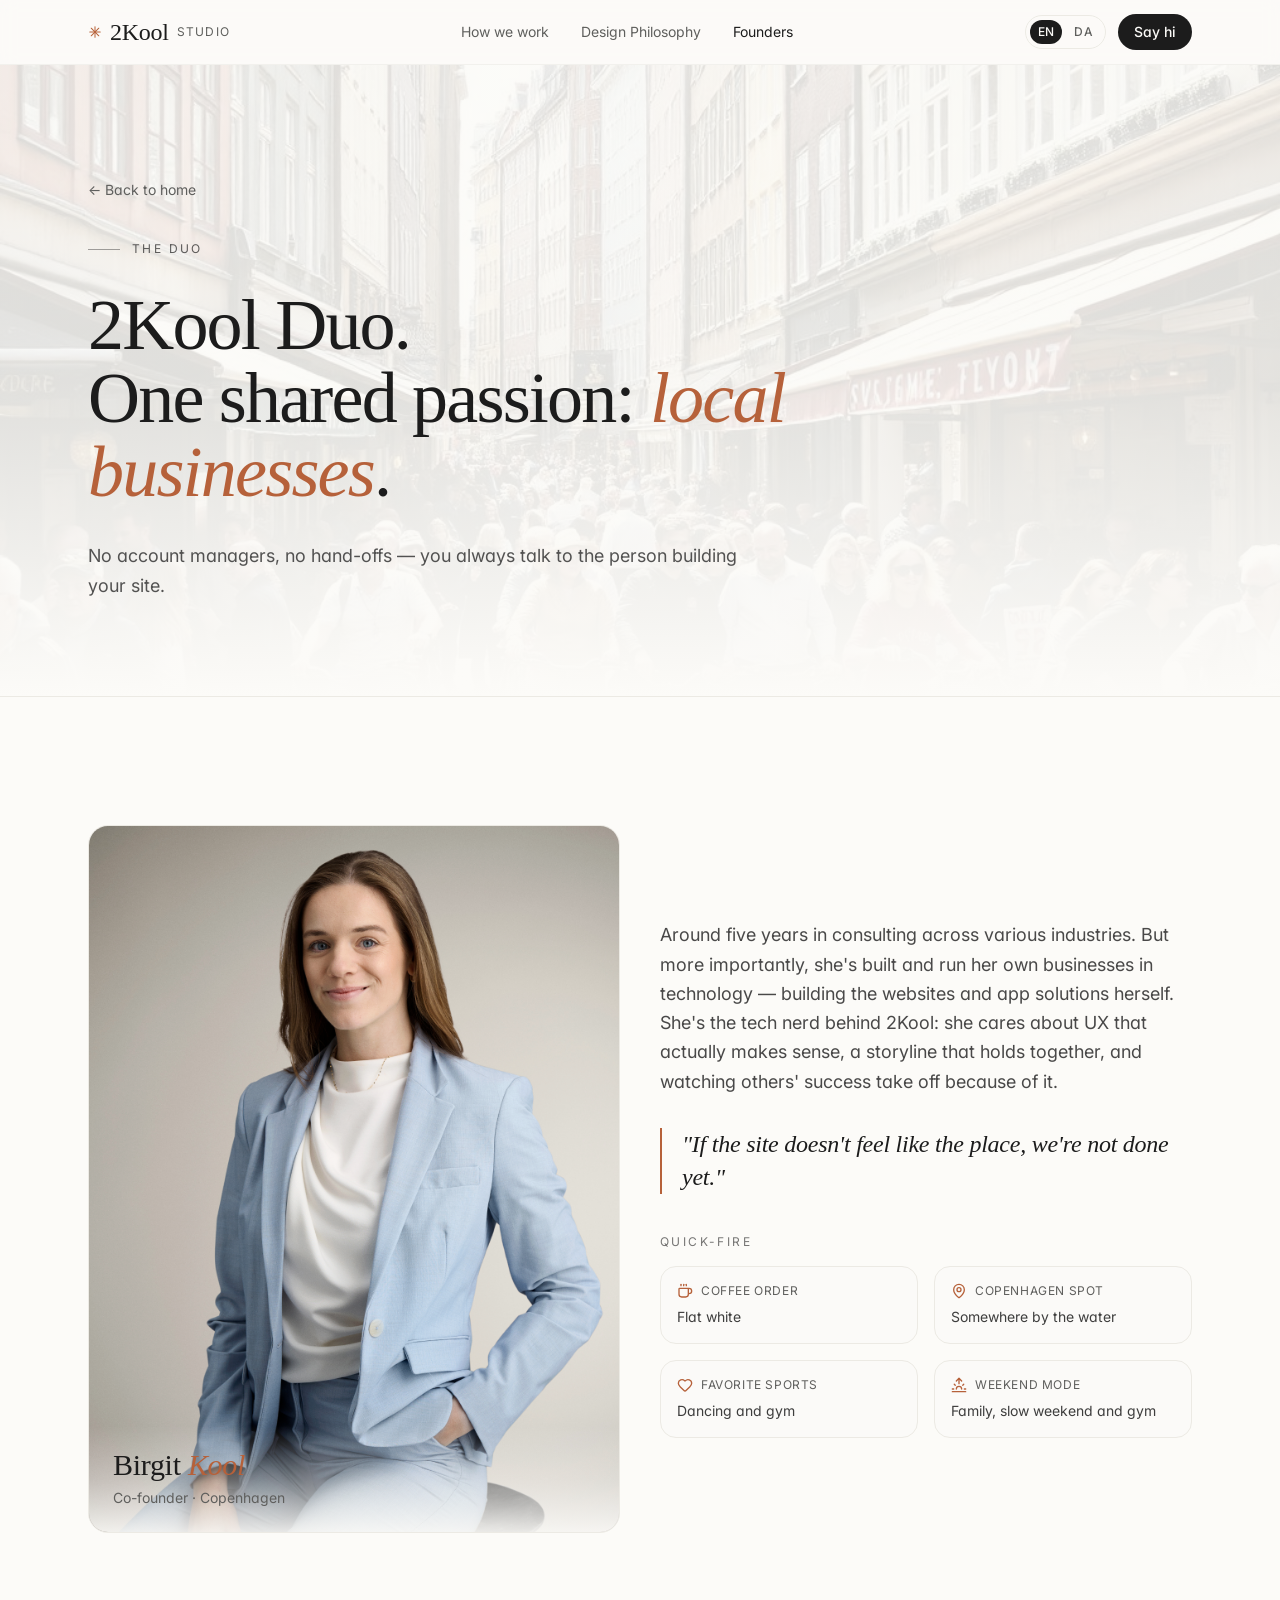
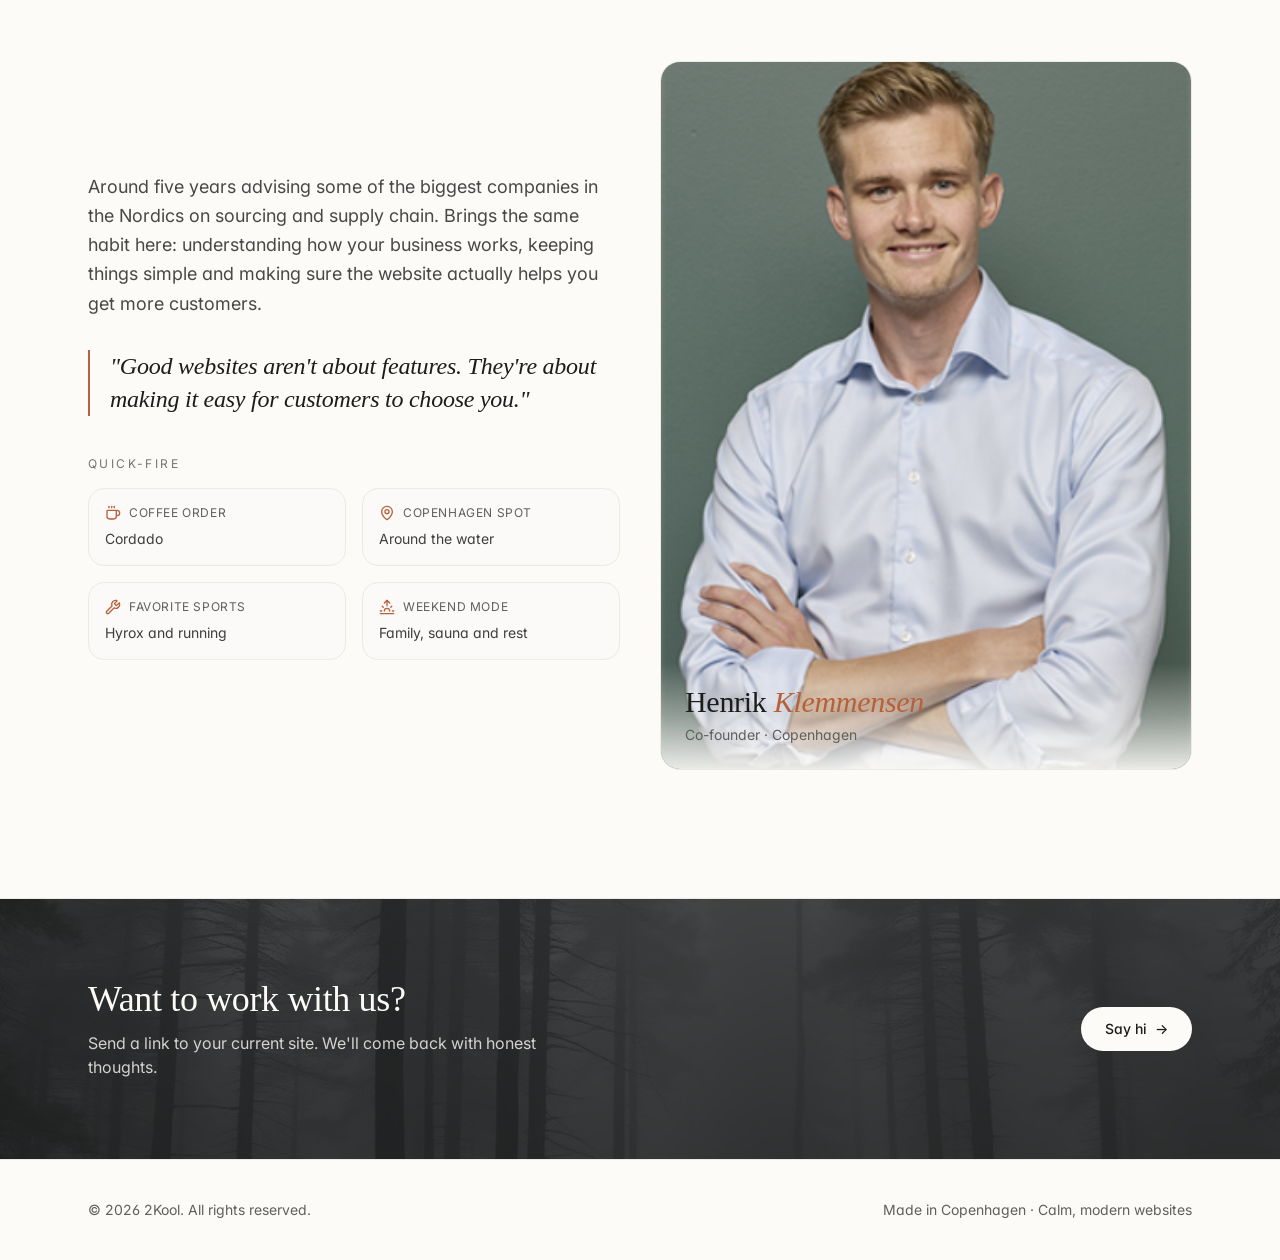
<file: founders.html>
<!DOCTYPE html><html lang="en"><head><meta charSet="utf-8"/><meta name="viewport" content="width=device-width, initial-scale=1"/><link rel="preload" as="image" href="/cafe.jpg"/><link rel="stylesheet" href="/styles-Z68bnA4Q.css" data-precedence="default"/><link rel="stylesheet" href="https://fonts.googleapis.com/css2?family=Instrument+Serif&amp;family=Inter:wght@400;500;600&amp;display=swap" data-precedence="default"/><title>Founders — 2Kool</title><meta name="author" content="2Kool"/><meta name="twitter:title" content="2Kool"/><meta name="twitter:description" content="Nordic Digital Elevate redesigns and rebuilds company websites for the Scandinavian market, enhancing UX and conversions."/><meta property="og:image" content="https://henrikklemme.github.io/og-image.jpg"/><meta name="twitter:image" content="https://henrikklemme.github.io/og-image.jpg"/><meta name="description" content="Meet Birgit Kool and Henrik Klemmensen — the two-person Copenhagen studio behind 2Kool."/><meta property="og:title" content="Founders — 2Kool"/><meta property="og:description" content="Two consultants, one small studio. Meet the duo behind 2Kool."/><meta property="og:type" content="profile"/><meta name="twitter:card" content="summary_large_image"/><link rel="modulepreload" href="/index-C9Y0eF4e.js"/><link rel="modulepreload" href="/founders-P_cgxz2K.js"/><link rel="modulepreload" href="/henrik.png.asset-D8W7lhVY.js"/><link rel="modulepreload" href="/spark-Cwi_rKo3.js"/><link rel="icon" href="/favicon.ico" type="image/x-icon"/><link rel="preconnect" href="https://fonts.googleapis.com"/><link rel="preconnect" href="https://fonts.gstatic.com" crossorigin="anonymous"/><script>
(function(){
  // Fix URL: remove .html suffix so router sees clean path
  var p = window.location.pathname;
  if (p.endsWith('.html')) {
    window.history.replaceState(null, null, '/founders');
  }
  // Also handle redirect from 404.html
  var r = sessionStorage.getItem('redirect');
  if (r) {
    sessionStorage.removeItem('redirect');
    window.history.replaceState(null, null, '/' + r);
  }
})();
</script></head><body><!--$--><div class="min-h-screen bg-background text-foreground"><header class="sticky top-0 z-40 border-b border-border/60 bg-background/80 backdrop-blur"><div class="mx-auto flex h-16 max-w-6xl items-center justify-between px-6"><a href="/" class="flex items-center gap-2"><svg viewBox="0 0 24 24" aria-hidden="true" class="text-[color:var(--color-mark)] h-3.5 w-3.5"><g stroke="currentColor" stroke-width="1.75" stroke-linecap="round" fill="none"><path d="M12 3v18"></path><path d="M3 12h18"></path><path d="M5.5 5.5l13 13"></path><path d="M18.5 5.5l-13 13"></path></g></svg><span class="font-serif text-2xl leading-none">2Kool</span><span class="text-xs tracking-widest text-muted-foreground">STUDIO</span></a><nav class="hidden items-center gap-8 text-sm text-muted-foreground md:flex"><a href="/#process" class="hover:text-foreground">How we work</a><a href="/philosophy" class="hover:text-foreground">Design Philosophy</a><a class="text-foreground active" href="/founders" data-status="active" aria-current="page">Founders</a></nav><div class="flex items-center gap-3"><div class="inline-flex items-center gap-1 rounded-full border border-border p-1 " role="group" aria-label="Language"><button type="button" class="px-2 py-1 rounded-full text-xs font-medium tracking-wide transition bg-primary text-primary-foreground" aria-pressed="true">EN</button><button type="button" class="px-2 py-1 rounded-full text-xs font-medium tracking-wide transition text-muted-foreground hover:text-foreground" aria-pressed="false">DA</button></div><a href="/#contact" class="hidden sm:inline-flex items-center rounded-full bg-primary px-4 py-2 text-sm font-medium text-primary-foreground transition hover:opacity-90">Say hi</a></div></div></header><section class="relative overflow-hidden border-b border-border"><img src="/cafe.jpg" alt="" aria-hidden="true" loading="eager" class="pointer-events-none absolute inset-0 h-full w-full object-cover opacity-55 saturate-[.6]"/><div class="pointer-events-none absolute inset-0 bg-background/55"></div><div class="pointer-events-none absolute inset-0 bg-gradient-to-b from-background/50 via-background/55 to-background"></div><div class="relative mx-auto max-w-6xl px-6 pt-20 pb-20 md:pt-28 md:pb-24"><a href="/" class="inline-flex items-center gap-2 text-sm text-muted-foreground hover:text-foreground">← Back to home</a><div class="mt-10 flex items-center gap-3 text-xs uppercase tracking-[0.2em] text-primary/70"><span class="h-px w-8 bg-primary/40"></span>The duo</div><h1 class="mt-8 max-w-4xl font-serif text-5xl leading-[1.02] tracking-tight text-primary md:text-7xl">2Kool Duo.<br/>One shared passion:<!-- --> <span class="italic text-accent">local businesses</span>.</h1><p class="mt-8 max-w-2xl text-lg leading-relaxed text-foreground/75"><span class="italic text-accent"></span>No account managers, no hand-offs — you always talk to the person building your site.</p></div></section><section class="mx-auto max-w-6xl space-y-28 px-6 py-24 md:space-y-32 md:py-32"><article class="grid gap-10 md:grid-cols-2 md:items-center"><div class="relative overflow-hidden rounded-3xl border border-border bg-card "><div class="aspect-[3/4] w-full"><img src="/birgit-full.jpg" alt="Birgit Kool" loading="lazy" style="object-position:50% 20%" class="h-full w-full object-cover saturate-[.85]"/></div><div class="absolute inset-x-0 bottom-0 flex items-end justify-between gap-4 bg-gradient-to-t from-background/90 via-background/40 to-transparent p-6"><div><h2 class="font-serif text-3xl leading-none text-primary">Birgit<!-- --> <span class="italic text-accent">Kool</span></h2><p class="mt-2 text-sm text-muted-foreground">Co-founder<!-- --> · <!-- -->Copenhagen</p></div></div></div><div class=""><p class="text-lg leading-relaxed text-foreground/80">Around five years in consulting across various industries. But more importantly, she&#x27;s built and run her own businesses in technology — building the websites and app solutions herself. She&#x27;s the tech nerd behind 2Kool: she cares about UX that actually makes sense, a storyline that holds together, and watching others&#x27; success take off because of it.</p><blockquote class="mt-8 border-l-2 border-accent pl-5 font-serif text-2xl italic leading-snug text-primary">&quot;If the site doesn&#x27;t feel like the place, we&#x27;re not done yet.&quot;</blockquote><div class="mt-10"><p class="text-xs uppercase tracking-[0.2em] text-primary/60">Quick-fire</p><dl class="mt-4 grid grid-cols-2 gap-4"><div class="rounded-2xl border border-border bg-background/60 p-4"><dt class="flex items-center gap-2 text-xs uppercase tracking-wider text-muted-foreground"><span class="text-accent"><svg xmlns="http://www.w3.org/2000/svg" width="24" height="24" viewBox="0 0 24 24" fill="none" stroke="currentColor" stroke-width="2" stroke-linecap="round" stroke-linejoin="round" class="lucide lucide-coffee h-4 w-4" aria-hidden="true"><path d="M10 2v2"></path><path d="M14 2v2"></path><path d="M16 8a1 1 0 0 1 1 1v8a4 4 0 0 1-4 4H7a4 4 0 0 1-4-4V9a1 1 0 0 1 1-1h14a4 4 0 1 1 0 8h-1"></path><path d="M6 2v2"></path></svg></span>Coffee order</dt><dd class="mt-2 text-sm text-foreground/85">Flat white</dd></div><div class="rounded-2xl border border-border bg-background/60 p-4"><dt class="flex items-center gap-2 text-xs uppercase tracking-wider text-muted-foreground"><span class="text-accent"><svg xmlns="http://www.w3.org/2000/svg" width="24" height="24" viewBox="0 0 24 24" fill="none" stroke="currentColor" stroke-width="2" stroke-linecap="round" stroke-linejoin="round" class="lucide lucide-map-pin h-4 w-4" aria-hidden="true"><path d="M20 10c0 4.993-5.539 10.193-7.399 11.799a1 1 0 0 1-1.202 0C9.539 20.193 4 14.993 4 10a8 8 0 0 1 16 0"></path><circle cx="12" cy="10" r="3"></circle></svg></span>Copenhagen spot</dt><dd class="mt-2 text-sm text-foreground/85">Somewhere by the water</dd></div><div class="rounded-2xl border border-border bg-background/60 p-4"><dt class="flex items-center gap-2 text-xs uppercase tracking-wider text-muted-foreground"><span class="text-accent"><svg xmlns="http://www.w3.org/2000/svg" width="24" height="24" viewBox="0 0 24 24" fill="none" stroke="currentColor" stroke-width="2" stroke-linecap="round" stroke-linejoin="round" class="lucide lucide-heart h-4 w-4" aria-hidden="true"><path d="M2 9.5a5.5 5.5 0 0 1 9.591-3.676.56.56 0 0 0 .818 0A5.49 5.49 0 0 1 22 9.5c0 2.29-1.5 4-3 5.5l-5.492 5.313a2 2 0 0 1-3 .019L5 15c-1.5-1.5-3-3.2-3-5.5"></path></svg></span>Favorite sports</dt><dd class="mt-2 text-sm text-foreground/85">Dancing and gym</dd></div><div class="rounded-2xl border border-border bg-background/60 p-4"><dt class="flex items-center gap-2 text-xs uppercase tracking-wider text-muted-foreground"><span class="text-accent"><svg xmlns="http://www.w3.org/2000/svg" width="24" height="24" viewBox="0 0 24 24" fill="none" stroke="currentColor" stroke-width="2" stroke-linecap="round" stroke-linejoin="round" class="lucide lucide-sunrise h-4 w-4" aria-hidden="true"><path d="M12 2v8"></path><path d="m4.93 10.93 1.41 1.41"></path><path d="M2 18h2"></path><path d="M20 18h2"></path><path d="m19.07 10.93-1.41 1.41"></path><path d="M22 22H2"></path><path d="m8 6 4-4 4 4"></path><path d="M16 18a4 4 0 0 0-8 0"></path></svg></span>Weekend mode</dt><dd class="mt-2 text-sm text-foreground/85">Family, slow weekend and gym</dd></div></dl></div></div></article><article class="grid gap-10 md:grid-cols-2 md:items-center"><div class="relative overflow-hidden rounded-3xl border border-border bg-card md:order-2"><div class="aspect-[3/4] w-full"><img src="/henrik.png" alt="Henrik Klemmensen" loading="lazy" style="object-position:50% 15%" class="h-full w-full object-cover saturate-[.85]"/></div><div class="absolute inset-x-0 bottom-0 flex items-end justify-between gap-4 bg-gradient-to-t from-background/90 via-background/40 to-transparent p-6"><div><h2 class="font-serif text-3xl leading-none text-primary">Henrik<!-- --> <span class="italic text-accent">Klemmensen</span></h2><p class="mt-2 text-sm text-muted-foreground">Co-founder<!-- --> · <!-- -->Copenhagen</p></div></div></div><div class="md:order-1"><p class="text-lg leading-relaxed text-foreground/80">Around five years advising some of the biggest companies in the Nordics on sourcing and supply chain. Brings the same habit here: understanding how your business works, keeping things simple and making sure the website actually helps you get more customers.</p><blockquote class="mt-8 border-l-2 border-accent pl-5 font-serif text-2xl italic leading-snug text-primary">&quot;Good websites aren&#x27;t about features. They&#x27;re about making it easy for customers to choose you.&quot;</blockquote><div class="mt-10"><p class="text-xs uppercase tracking-[0.2em] text-primary/60">Quick-fire</p><dl class="mt-4 grid grid-cols-2 gap-4"><div class="rounded-2xl border border-border bg-background/60 p-4"><dt class="flex items-center gap-2 text-xs uppercase tracking-wider text-muted-foreground"><span class="text-accent"><svg xmlns="http://www.w3.org/2000/svg" width="24" height="24" viewBox="0 0 24 24" fill="none" stroke="currentColor" stroke-width="2" stroke-linecap="round" stroke-linejoin="round" class="lucide lucide-coffee h-4 w-4" aria-hidden="true"><path d="M10 2v2"></path><path d="M14 2v2"></path><path d="M16 8a1 1 0 0 1 1 1v8a4 4 0 0 1-4 4H7a4 4 0 0 1-4-4V9a1 1 0 0 1 1-1h14a4 4 0 1 1 0 8h-1"></path><path d="M6 2v2"></path></svg></span>Coffee order</dt><dd class="mt-2 text-sm text-foreground/85">Cordado</dd></div><div class="rounded-2xl border border-border bg-background/60 p-4"><dt class="flex items-center gap-2 text-xs uppercase tracking-wider text-muted-foreground"><span class="text-accent"><svg xmlns="http://www.w3.org/2000/svg" width="24" height="24" viewBox="0 0 24 24" fill="none" stroke="currentColor" stroke-width="2" stroke-linecap="round" stroke-linejoin="round" class="lucide lucide-map-pin h-4 w-4" aria-hidden="true"><path d="M20 10c0 4.993-5.539 10.193-7.399 11.799a1 1 0 0 1-1.202 0C9.539 20.193 4 14.993 4 10a8 8 0 0 1 16 0"></path><circle cx="12" cy="10" r="3"></circle></svg></span>Copenhagen spot</dt><dd class="mt-2 text-sm text-foreground/85">Around the water</dd></div><div class="rounded-2xl border border-border bg-background/60 p-4"><dt class="flex items-center gap-2 text-xs uppercase tracking-wider text-muted-foreground"><span class="text-accent"><svg xmlns="http://www.w3.org/2000/svg" width="24" height="24" viewBox="0 0 24 24" fill="none" stroke="currentColor" stroke-width="2" stroke-linecap="round" stroke-linejoin="round" class="lucide lucide-wrench h-4 w-4" aria-hidden="true"><path d="M14.7 6.3a1 1 0 0 0 0 1.4l1.6 1.6a1 1 0 0 0 1.4 0l3.106-3.105c.32-.322.863-.22.983.218a6 6 0 0 1-8.259 7.057l-7.91 7.91a1 1 0 0 1-2.999-3l7.91-7.91a6 6 0 0 1 7.057-8.259c.438.12.54.662.219.984z"></path></svg></span>Favorite sports</dt><dd class="mt-2 text-sm text-foreground/85">Hyrox and running</dd></div><div class="rounded-2xl border border-border bg-background/60 p-4"><dt class="flex items-center gap-2 text-xs uppercase tracking-wider text-muted-foreground"><span class="text-accent"><svg xmlns="http://www.w3.org/2000/svg" width="24" height="24" viewBox="0 0 24 24" fill="none" stroke="currentColor" stroke-width="2" stroke-linecap="round" stroke-linejoin="round" class="lucide lucide-sunrise h-4 w-4" aria-hidden="true"><path d="M12 2v8"></path><path d="m4.93 10.93 1.41 1.41"></path><path d="M2 18h2"></path><path d="M20 18h2"></path><path d="m19.07 10.93-1.41 1.41"></path><path d="M22 22H2"></path><path d="m8 6 4-4 4 4"></path><path d="M16 18a4 4 0 0 0-8 0"></path></svg></span>Weekend mode</dt><dd class="mt-2 text-sm text-foreground/85">Family, sauna and rest</dd></div></dl></div></div></article></section><section class="relative overflow-hidden border-t border-border bg-primary text-primary-foreground"><img src="/nature.jpg" alt="" aria-hidden="true" loading="lazy" class="pointer-events-none absolute inset-0 h-full w-full object-cover opacity-20 saturate-[.4]"/><div class="relative mx-auto flex max-w-6xl flex-col items-start gap-6 px-6 py-16 md:flex-row md:items-center md:justify-between md:py-20"><div class="max-w-lg"><h2 class="font-serif text-3xl md:text-4xl">Want to work with us?</h2><p class="mt-3 text-primary-foreground/80">Send a link to your current site. We&#x27;ll come back with honest thoughts.</p></div><a href="/#contact" class="inline-flex items-center gap-2 rounded-full bg-primary-foreground px-6 py-3 text-sm font-medium text-primary transition hover:opacity-90">Say hi<span aria-hidden="true">→</span></a></div></section><footer class="border-t border-border bg-background"><div class="mx-auto flex max-w-6xl flex-col gap-3 px-6 py-10 text-sm text-muted-foreground md:flex-row md:items-center md:justify-between"><span>© <!-- -->2026<!-- --> 2Kool. <!-- -->All rights reserved.</span><span>Made in Copenhagen · Calm, modern websites</span></div></footer></div><script>(function(a,f){let l;try{l=JSON.parse(sessionStorage.getItem(a)||"{}")}catch{return}const n=l?.[f||history.state?.__TSR_key];let c=!1;for(const t in n){const e=n[t],o=e?.scrollX,s=e?.scrollY;if(Number.isFinite(o)&&Number.isFinite(s)){if(t==="window")scrollTo(o,s),c=!0;else if(t)try{const r=document.querySelector(t);r&&(r.scrollLeft=o,r.scrollTop=s)}catch{}}}if(c)return;const i=location.hash.slice(1);if(i){const t=history.state?.__hashScrollIntoViewOptions??!0;if(t){const e=document.getElementById(i);e&&e.scrollIntoView(t)}return}scrollTo(0,0)})("tsr-scroll-restoration-v1_3");document.currentScript.remove()</script><!--/$--><script class="$tsr" id="$tsr-stream-barrier">(self.$R=self.$R||{})["tsr"]=[];self.$_TSR={h(){this.hydrated=!0,this.c()},e(){this.streamEnded=!0,this.c()},c(){this.hydrated&&this.streamEnded&&(delete self.$_TSR,delete self.$R.tsr)},p(e){this.initialized?e():this.buffer.push(e)},buffer:[]};$_TSR.router=($R=>$R[0]={manifest:$R[1]={routes:$R[2]={__root__:$R[3]={preloads:$R[4]=["./index-C9Y0eF4e.js"],scripts:$R[5]=[$R[6]={attrs:$R[7]={type:"module",async:!0,src:"./index-C9Y0eF4e.js"}}]},"/founders":$R[8]={preloads:$R[9]=["./founders-P_cgxz2K.js","./henrik.png.asset-D8W7lhVY.js","./spark-Cwi_rKo3.js"]}}},matches:$R[10]=[$R[11]={i:"__root__ ",u:1784716729578,s:"success",ssr:!0},$R[12]={i:" founders founders",u:1784716729581,s:"success",ssr:!0}],lastMatchId:" founders founders"})($R["tsr"]);$_TSR.e();document.currentScript.remove()</script><script type="module" async="" src="/index-C9Y0eF4e.js"></script></body></html>
</file>
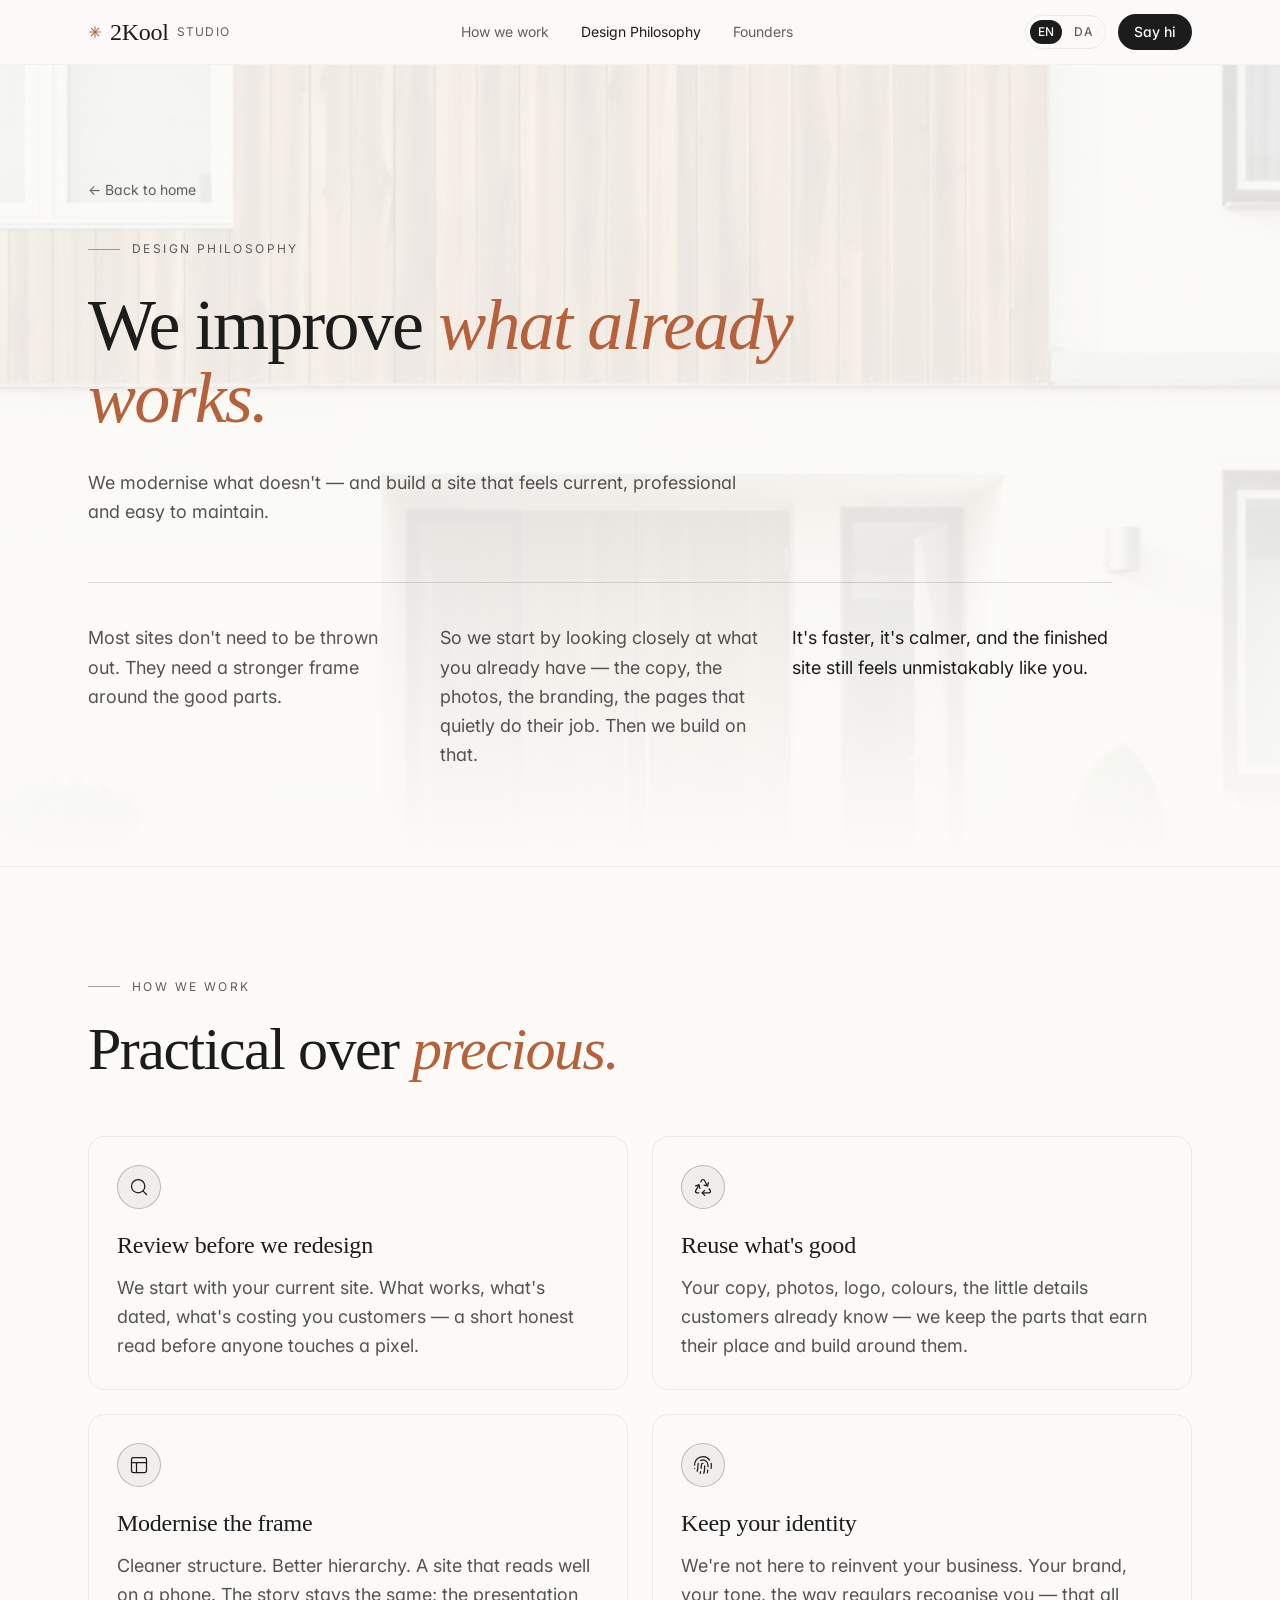
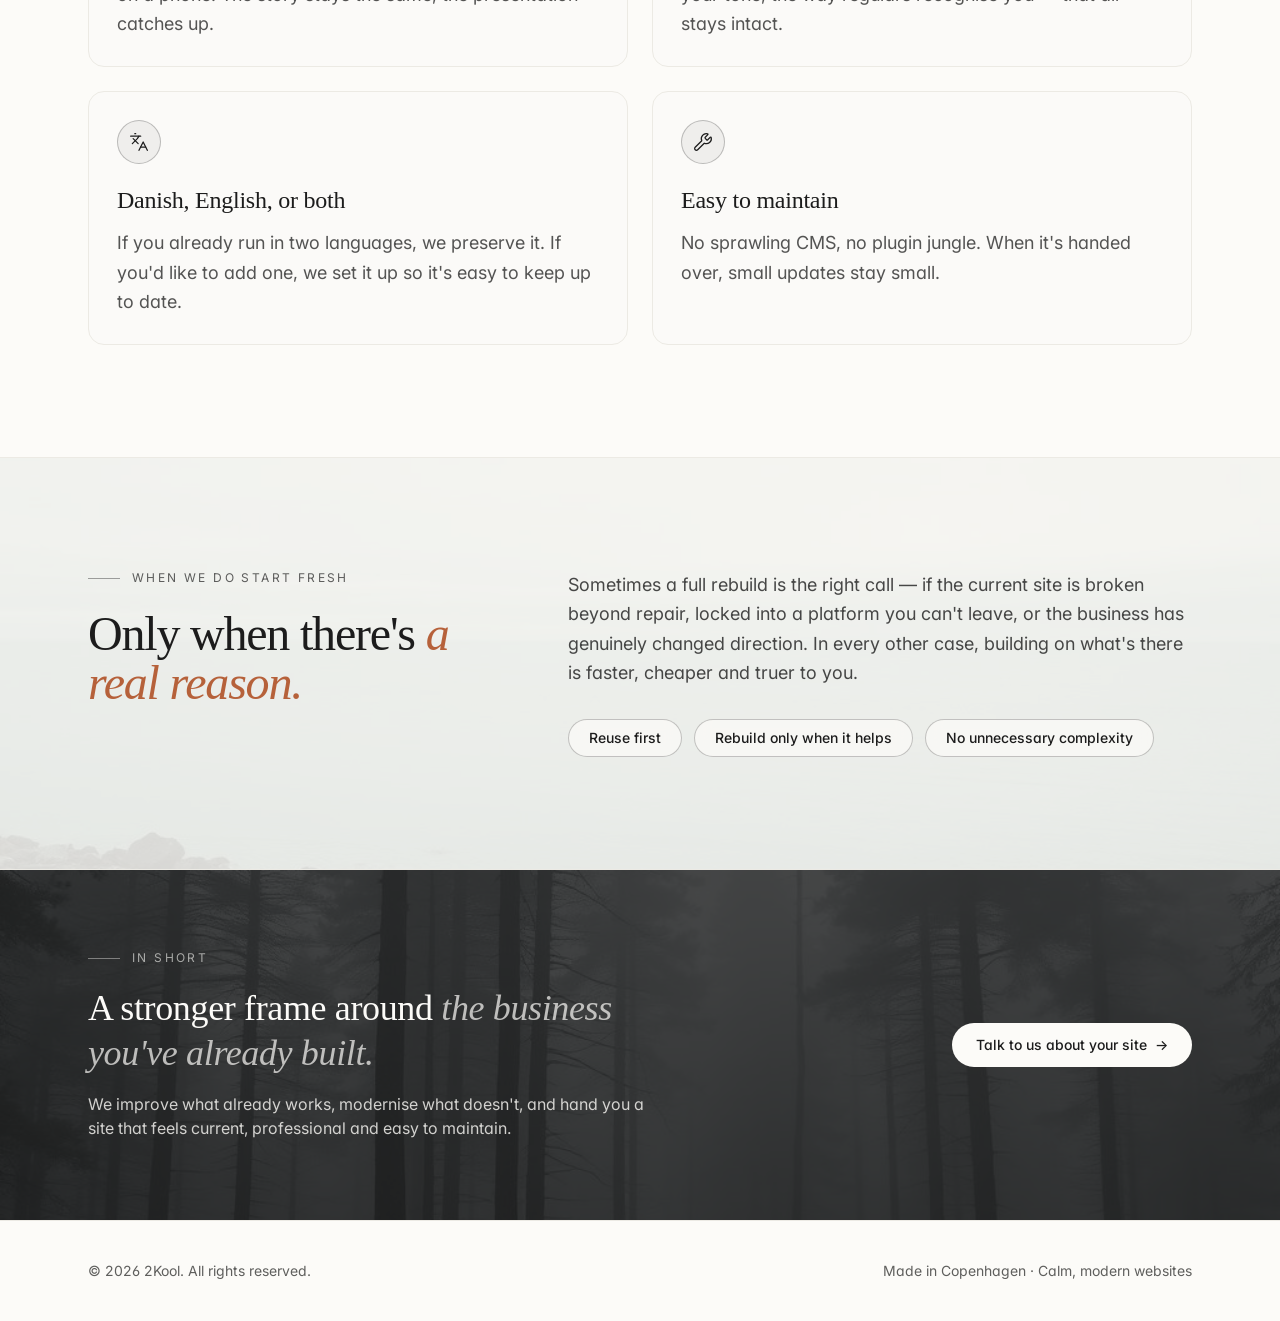
<file: philosophy.html>
<!DOCTYPE html><html lang="en"><head><meta charSet="utf-8"/><meta name="viewport" content="width=device-width, initial-scale=1"/><link rel="preload" as="image" href="/architecture.jpg"/><link rel="stylesheet" href="/styles-Z68bnA4Q.css" data-precedence="default"/><link rel="stylesheet" href="https://fonts.googleapis.com/css2?family=Instrument+Serif&amp;family=Inter:wght@400;500;600&amp;display=swap" data-precedence="default"/><title>Design Philosophy — 2Kool</title><meta name="author" content="2Kool"/><meta name="twitter:title" content="2Kool"/><meta name="twitter:description" content="Nordic Digital Elevate redesigns and rebuilds company websites for the Scandinavian market, enhancing UX and conversions."/><meta property="og:image" content="https://henrikklemme.github.io/og-image.jpg"/><meta name="twitter:image" content="https://henrikklemme.github.io/og-image.jpg"/><meta name="description" content="How we approach website redesigns: reuse what works, modernise what doesn&#x27;t, and keep your identity intact."/><meta property="og:title" content="Design Philosophy — 2Kool"/><meta property="og:description" content="We improve what already works, modernise what doesn&#x27;t, and hand you a site that&#x27;s current, professional and easy to maintain."/><meta property="og:type" content="article"/><meta name="twitter:card" content="summary_large_image"/><link rel="modulepreload" href="/index-C9Y0eF4e.js"/><link rel="modulepreload" href="/philosophy-DTA98paS.js"/><link rel="modulepreload" href="/spark-Cwi_rKo3.js"/><link rel="icon" href="/favicon.ico" type="image/x-icon"/><link rel="preconnect" href="https://fonts.googleapis.com"/><link rel="preconnect" href="https://fonts.gstatic.com" crossorigin="anonymous"/><script>
(function(){
  // Fix URL: remove .html suffix so router sees clean path
  var p = window.location.pathname;
  if (p.endsWith('.html')) {
    window.history.replaceState(null, null, '/philosophy');
  }
  // Also handle redirect from 404.html
  var r = sessionStorage.getItem('redirect');
  if (r) {
    sessionStorage.removeItem('redirect');
    window.history.replaceState(null, null, '/' + r);
  }
})();
</script></head><body><!--$--><div class="min-h-screen bg-background text-foreground"><header class="sticky top-0 z-40 border-b border-border/60 bg-background/80 backdrop-blur"><div class="mx-auto flex h-16 max-w-6xl items-center justify-between px-6"><a href="/" class="flex items-center gap-2"><svg viewBox="0 0 24 24" aria-hidden="true" class="text-[color:var(--color-mark)] h-3.5 w-3.5"><g stroke="currentColor" stroke-width="1.75" stroke-linecap="round" fill="none"><path d="M12 3v18"></path><path d="M3 12h18"></path><path d="M5.5 5.5l13 13"></path><path d="M18.5 5.5l-13 13"></path></g></svg><span class="font-serif text-2xl leading-none">2Kool</span><span class="text-xs tracking-widest text-muted-foreground">STUDIO</span></a><nav class="hidden items-center gap-8 text-sm text-muted-foreground md:flex"><a href="/#process" class="hover:text-foreground">How we work</a><a class="text-foreground active" href="/philosophy" data-status="active" aria-current="page">Design Philosophy</a><a href="/founders" class="hover:text-foreground">Founders</a></nav><div class="flex items-center gap-3"><div class="inline-flex items-center gap-1 rounded-full border border-border p-1 " role="group" aria-label="Language"><button type="button" class="px-2 py-1 rounded-full text-xs font-medium tracking-wide transition bg-primary text-primary-foreground" aria-pressed="true">EN</button><button type="button" class="px-2 py-1 rounded-full text-xs font-medium tracking-wide transition text-muted-foreground hover:text-foreground" aria-pressed="false">DA</button></div><a href="/#contact" class="hidden sm:inline-flex items-center rounded-full bg-primary px-4 py-2 text-sm font-medium text-primary-foreground transition hover:opacity-90">Say hi</a></div></div></header><section class="relative overflow-hidden border-b border-border"><img src="/architecture.jpg" alt="" aria-hidden="true" loading="eager" class="pointer-events-none absolute inset-0 h-full w-full object-cover opacity-55 saturate-[.6]"/><div class="pointer-events-none absolute inset-0 bg-background/55"></div><div class="pointer-events-none absolute inset-0 bg-gradient-to-b from-background/50 via-background/55 to-background"></div><div class="relative mx-auto max-w-6xl px-6 pt-20 pb-20 md:pt-28 md:pb-24"><a href="/" class="inline-flex items-center gap-2 text-sm text-muted-foreground hover:text-foreground">← Back to home</a><div class="mt-10 flex items-center gap-3 text-xs uppercase tracking-[0.2em] text-primary/70"><span class="h-px w-8 bg-primary/40"></span>Design philosophy</div><h1 class="mt-8 max-w-4xl font-serif text-5xl leading-[1.02] tracking-tight text-primary md:text-7xl">We improve<!-- --> <span class="italic text-accent">what already works.</span></h1><p class="mt-8 max-w-2xl text-lg leading-relaxed text-foreground/75">We modernise what doesn&#x27;t — and build a site that feels current, professional and easy to maintain.</p><div class="mt-14 grid max-w-5xl gap-8 border-t border-primary/15 pt-10 md:grid-cols-3"><p class="text-lg leading-relaxed text-foreground/75">Most sites don&#x27;t need to be thrown out. They need a stronger frame around the good parts.</p><p class="text-lg leading-relaxed text-foreground/75">So we start by looking closely at what you already have — the copy, the photos, the branding, the pages that quietly do their job. Then we build on that.</p><p class="text-lg leading-relaxed text-foreground">It&#x27;s faster, it&#x27;s calmer, and the finished site still feels unmistakably like you.</p></div></div></section><section class="mx-auto max-w-6xl px-6 py-24 md:py-28"><div class="flex flex-col items-start gap-6"><div class="flex items-center gap-3 text-xs uppercase tracking-[0.2em] text-primary/70"><span class="h-px w-8 bg-primary/40"></span>How we work</div><h2 class="max-w-3xl font-serif text-4xl leading-[1.02] tracking-tight text-primary md:text-6xl">Practical over<!-- --> <span class="italic text-accent">precious.</span></h2></div><ul class="mt-14 grid gap-6 md:grid-cols-2"><li class="rounded-2xl border border-border bg-background/60 p-7"><span class="flex h-11 w-11 items-center justify-center rounded-full border border-primary/25 bg-primary/5 text-primary"><svg xmlns="http://www.w3.org/2000/svg" width="24" height="24" viewBox="0 0 24 24" fill="none" stroke="currentColor" stroke-width="1.5" stroke-linecap="round" stroke-linejoin="round" class="lucide lucide-search h-5 w-5" aria-hidden="true"><path d="m21 21-4.34-4.34"></path><circle cx="11" cy="11" r="8"></circle></svg></span><h3 class="mt-5 font-serif text-2xl text-primary">Review before we redesign</h3><p class="mt-3 text-lg leading-relaxed text-foreground/75">We start with your current site. What works, what&#x27;s dated, what&#x27;s costing you customers — a short honest read before anyone touches a pixel.</p></li><li class="rounded-2xl border border-border bg-background/60 p-7"><span class="flex h-11 w-11 items-center justify-center rounded-full border border-primary/25 bg-primary/5 text-primary"><svg xmlns="http://www.w3.org/2000/svg" width="24" height="24" viewBox="0 0 24 24" fill="none" stroke="currentColor" stroke-width="1.5" stroke-linecap="round" stroke-linejoin="round" class="lucide lucide-recycle h-5 w-5" aria-hidden="true"><path d="M7 19H4.815a1.83 1.83 0 0 1-1.57-.881 1.785 1.785 0 0 1-.004-1.784L7.196 9.5"></path><path d="M11 19h8.203a1.83 1.83 0 0 0 1.556-.89 1.784 1.784 0 0 0 0-1.775l-1.226-2.12"></path><path d="m14 16-3 3 3 3"></path><path d="M8.293 13.596 7.196 9.5 3.1 10.598"></path><path d="m9.344 5.811 1.093-1.892A1.83 1.83 0 0 1 11.985 3a1.784 1.784 0 0 1 1.546.888l3.943 6.843"></path><path d="m13.378 9.633 4.096 1.098 1.097-4.096"></path></svg></span><h3 class="mt-5 font-serif text-2xl text-primary">Reuse what&#x27;s good</h3><p class="mt-3 text-lg leading-relaxed text-foreground/75">Your copy, photos, logo, colours, the little details customers already know — we keep the parts that earn their place and build around them.</p></li><li class="rounded-2xl border border-border bg-background/60 p-7"><span class="flex h-11 w-11 items-center justify-center rounded-full border border-primary/25 bg-primary/5 text-primary"><svg xmlns="http://www.w3.org/2000/svg" width="24" height="24" viewBox="0 0 24 24" fill="none" stroke="currentColor" stroke-width="1.5" stroke-linecap="round" stroke-linejoin="round" class="lucide lucide-panels-top-left h-5 w-5" aria-hidden="true"><rect width="18" height="18" x="3" y="3" rx="2"></rect><path d="M3 9h18"></path><path d="M9 21V9"></path></svg></span><h3 class="mt-5 font-serif text-2xl text-primary">Modernise the frame</h3><p class="mt-3 text-lg leading-relaxed text-foreground/75">Cleaner structure. Better hierarchy. A site that reads well on a phone. The story stays the same; the presentation catches up.</p></li><li class="rounded-2xl border border-border bg-background/60 p-7"><span class="flex h-11 w-11 items-center justify-center rounded-full border border-primary/25 bg-primary/5 text-primary"><svg xmlns="http://www.w3.org/2000/svg" width="24" height="24" viewBox="0 0 24 24" fill="none" stroke="currentColor" stroke-width="1.5" stroke-linecap="round" stroke-linejoin="round" class="lucide lucide-fingerprint-pattern h-5 w-5" aria-hidden="true"><path d="M12 10a2 2 0 0 0-2 2c0 1.02-.1 2.51-.26 4"></path><path d="M14 13.12c0 2.38 0 6.38-1 8.88"></path><path d="M17.29 21.02c.12-.6.43-2.3.5-3.02"></path><path d="M2 12a10 10 0 0 1 18-6"></path><path d="M2 16h.01"></path><path d="M21.8 16c.2-2 .131-5.354 0-6"></path><path d="M5 19.5C5.5 18 6 15 6 12a6 6 0 0 1 .34-2"></path><path d="M8.65 22c.21-.66.45-1.32.57-2"></path><path d="M9 6.8a6 6 0 0 1 9 5.2v2"></path></svg></span><h3 class="mt-5 font-serif text-2xl text-primary">Keep your identity</h3><p class="mt-3 text-lg leading-relaxed text-foreground/75">We&#x27;re not here to reinvent your business. Your brand, your tone, the way regulars recognise you — that all stays intact.</p></li><li class="rounded-2xl border border-border bg-background/60 p-7"><span class="flex h-11 w-11 items-center justify-center rounded-full border border-primary/25 bg-primary/5 text-primary"><svg xmlns="http://www.w3.org/2000/svg" width="24" height="24" viewBox="0 0 24 24" fill="none" stroke="currentColor" stroke-width="1.5" stroke-linecap="round" stroke-linejoin="round" class="lucide lucide-languages h-5 w-5" aria-hidden="true"><path d="m5 8 6 6"></path><path d="m4 14 6-6 2-3"></path><path d="M2 5h12"></path><path d="M7 2h1"></path><path d="m22 22-5-10-5 10"></path><path d="M14 18h6"></path></svg></span><h3 class="mt-5 font-serif text-2xl text-primary">Danish, English, or both</h3><p class="mt-3 text-lg leading-relaxed text-foreground/75">If you already run in two languages, we preserve it. If you&#x27;d like to add one, we set it up so it&#x27;s easy to keep up to date.</p></li><li class="rounded-2xl border border-border bg-background/60 p-7"><span class="flex h-11 w-11 items-center justify-center rounded-full border border-primary/25 bg-primary/5 text-primary"><svg xmlns="http://www.w3.org/2000/svg" width="24" height="24" viewBox="0 0 24 24" fill="none" stroke="currentColor" stroke-width="1.5" stroke-linecap="round" stroke-linejoin="round" class="lucide lucide-wrench h-5 w-5" aria-hidden="true"><path d="M14.7 6.3a1 1 0 0 0 0 1.4l1.6 1.6a1 1 0 0 0 1.4 0l3.106-3.105c.32-.322.863-.22.983.218a6 6 0 0 1-8.259 7.057l-7.91 7.91a1 1 0 0 1-2.999-3l7.91-7.91a6 6 0 0 1 7.057-8.259c.438.12.54.662.219.984z"></path></svg></span><h3 class="mt-5 font-serif text-2xl text-primary">Easy to maintain</h3><p class="mt-3 text-lg leading-relaxed text-foreground/75">No sprawling CMS, no plugin jungle. When it&#x27;s handed over, small updates stay small.</p></li></ul></section><section class="relative overflow-hidden border-y border-border bg-secondary/40"><img src="/coast.jpg" alt="" aria-hidden="true" loading="lazy" class="pointer-events-none absolute inset-0 h-full w-full object-cover opacity-40 saturate-[.6]"/><div class="pointer-events-none absolute inset-0 bg-background/65"></div><div class="relative mx-auto grid max-w-6xl gap-12 px-6 py-24 md:grid-cols-12 md:py-28"><div class="md:col-span-5"><div class="flex items-center gap-3 text-xs uppercase tracking-[0.2em] text-primary/70"><span class="h-px w-8 bg-primary/40"></span>When we do start fresh</div><h2 class="mt-6 font-serif text-4xl leading-[1.02] tracking-tight text-primary md:text-5xl">Only when there&#x27;s<!-- --> <span class="italic text-accent">a real reason.</span></h2></div><div class="md:col-span-7"><p class="text-lg leading-relaxed text-foreground/80">Sometimes a full rebuild is the right call — if the current site is broken beyond repair, locked into a platform you can&#x27;t leave, or the business has genuinely changed direction. In every other case, building on what&#x27;s there is faster, cheaper and truer to you.</p><ul class="mt-8 flex flex-wrap gap-3"><li class="rounded-full border border-primary/25 bg-background/70 px-5 py-2 text-sm font-medium text-primary backdrop-blur-sm">Reuse first</li><li class="rounded-full border border-primary/25 bg-background/70 px-5 py-2 text-sm font-medium text-primary backdrop-blur-sm">Rebuild only when it helps</li><li class="rounded-full border border-primary/25 bg-background/70 px-5 py-2 text-sm font-medium text-primary backdrop-blur-sm">No unnecessary complexity</li></ul></div></div></section><section class="relative overflow-hidden bg-primary text-primary-foreground"><img src="/nature.jpg" alt="" aria-hidden="true" loading="lazy" class="pointer-events-none absolute inset-0 h-full w-full object-cover opacity-20 saturate-[.4]"/><div class="relative mx-auto flex max-w-6xl flex-col items-start gap-6 px-6 py-16 md:flex-row md:items-center md:justify-between md:py-20"><div class="max-w-xl"><div class="flex items-center gap-3 text-xs uppercase tracking-[0.2em] text-primary-foreground/60"><span class="h-px w-8 bg-primary-foreground/40"></span>In short</div><h2 class="mt-5 font-serif text-3xl leading-tight md:text-4xl">A stronger frame around<!-- --> <span class="italic text-primary-foreground/70">the business you&#x27;ve already built.</span></h2><p class="mt-4 text-primary-foreground/80">We improve what already works, modernise what doesn&#x27;t, and hand you a site that feels current, professional and easy to maintain.</p></div><a href="/#contact" class="inline-flex items-center gap-2 rounded-full bg-primary-foreground px-6 py-3 text-sm font-medium text-primary transition hover:opacity-90">Talk to us about your site<span aria-hidden="true">→</span></a></div></section><footer class="border-t border-border bg-background"><div class="mx-auto flex max-w-6xl flex-col gap-3 px-6 py-10 text-sm text-muted-foreground md:flex-row md:items-center md:justify-between"><span>© <!-- -->2026<!-- --> 2Kool. <!-- -->All rights reserved.</span><span>Made in Copenhagen · Calm, modern websites</span></div></footer></div><script>(function(a,f){let l;try{l=JSON.parse(sessionStorage.getItem(a)||"{}")}catch{return}const n=l?.[f||history.state?.__TSR_key];let c=!1;for(const t in n){const e=n[t],o=e?.scrollX,s=e?.scrollY;if(Number.isFinite(o)&&Number.isFinite(s)){if(t==="window")scrollTo(o,s),c=!0;else if(t)try{const r=document.querySelector(t);r&&(r.scrollLeft=o,r.scrollTop=s)}catch{}}}if(c)return;const i=location.hash.slice(1);if(i){const t=history.state?.__hashScrollIntoViewOptions??!0;if(t){const e=document.getElementById(i);e&&e.scrollIntoView(t)}return}scrollTo(0,0)})("tsr-scroll-restoration-v1_3");document.currentScript.remove()</script><!--/$--><script class="$tsr" id="$tsr-stream-barrier">(self.$R=self.$R||{})["tsr"]=[];self.$_TSR={h(){this.hydrated=!0,this.c()},e(){this.streamEnded=!0,this.c()},c(){this.hydrated&&this.streamEnded&&(delete self.$_TSR,delete self.$R.tsr)},p(e){this.initialized?e():this.buffer.push(e)},buffer:[]};$_TSR.router=($R=>$R[0]={manifest:$R[1]={routes:$R[2]={__root__:$R[3]={preloads:$R[4]=["./index-C9Y0eF4e.js"],scripts:$R[5]=[$R[6]={attrs:$R[7]={type:"module",async:!0,src:"./index-C9Y0eF4e.js"}}]},"/philosophy":$R[8]={preloads:$R[9]=["./philosophy-DTA98paS.js","./spark-Cwi_rKo3.js"]}}},matches:$R[10]=[$R[11]={i:"__root__ ",u:1784716729609,s:"success",ssr:!0},$R[12]={i:" philosophy philosophy",u:1784716729610,s:"success",ssr:!0}],lastMatchId:" philosophy philosophy"})($R["tsr"]);$_TSR.e();document.currentScript.remove()</script><script type="module" async="" src="/index-C9Y0eF4e.js"></script></body></html>
</file>
